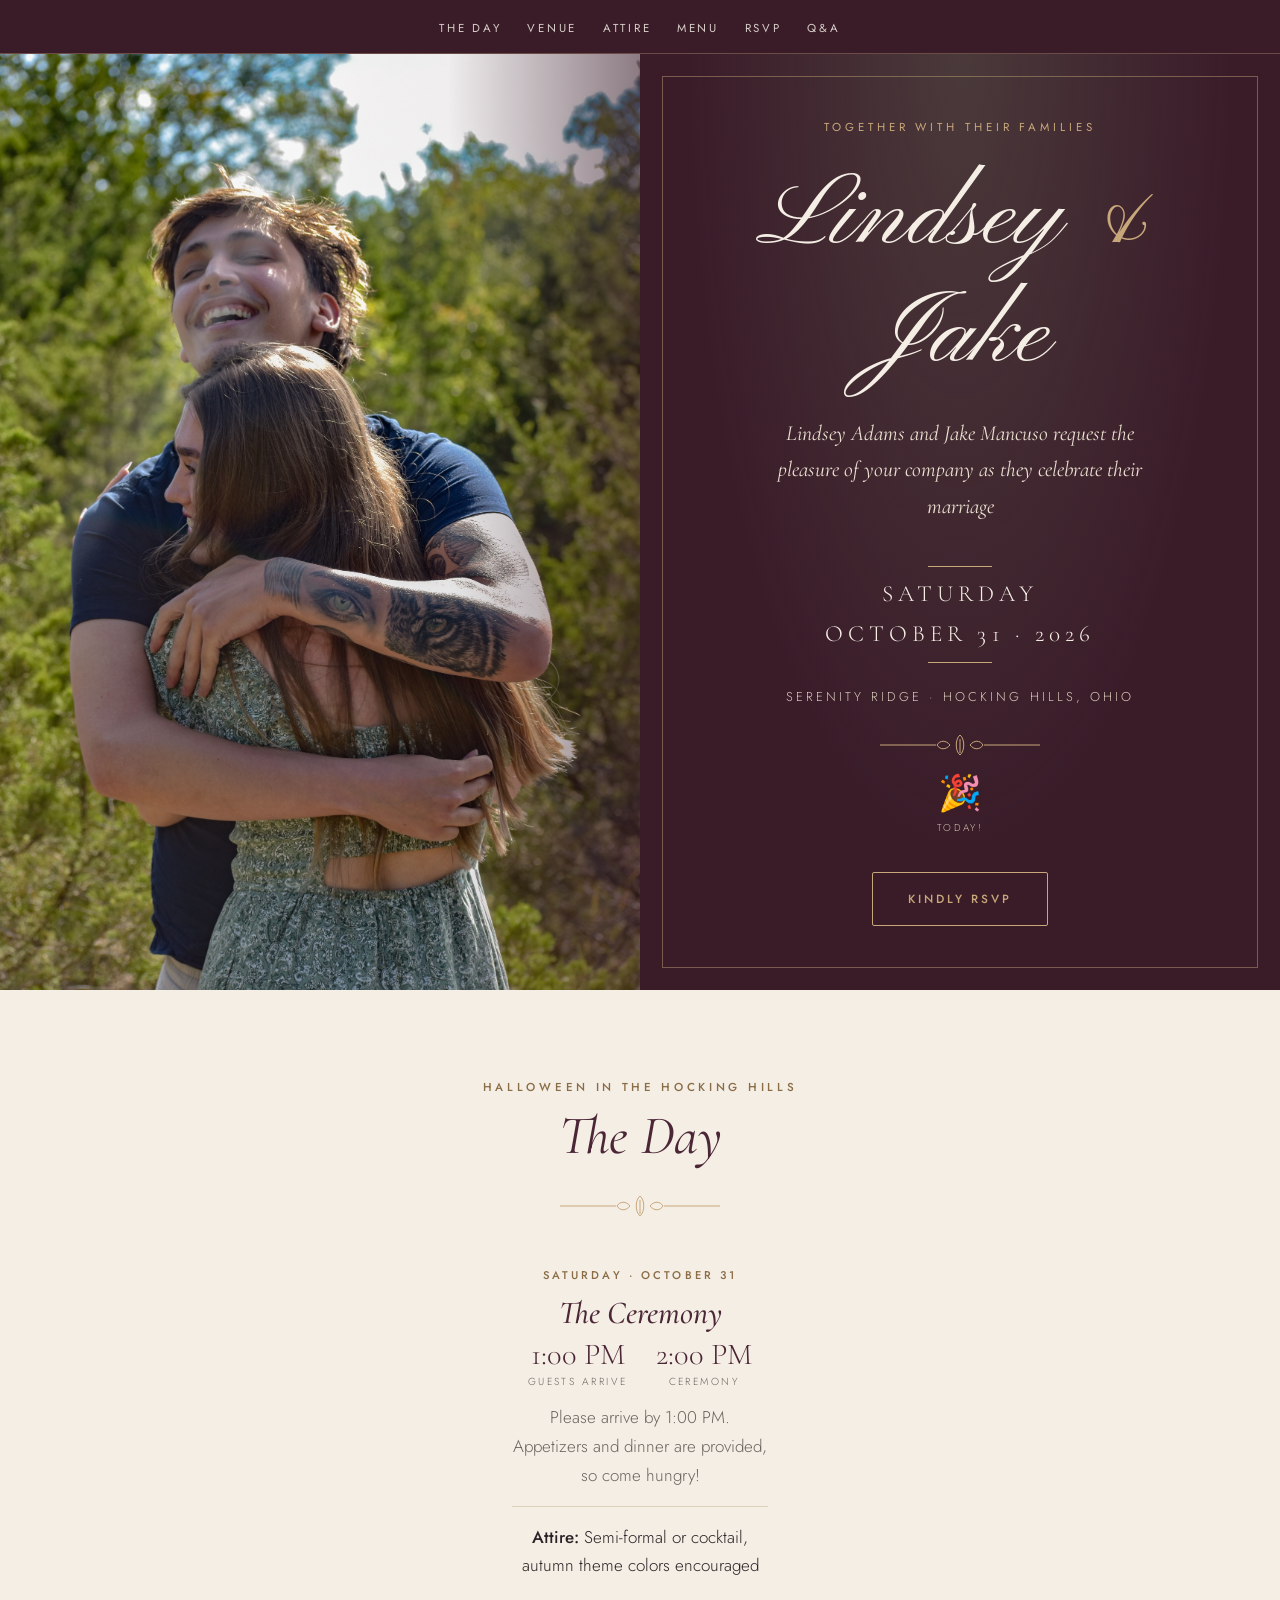
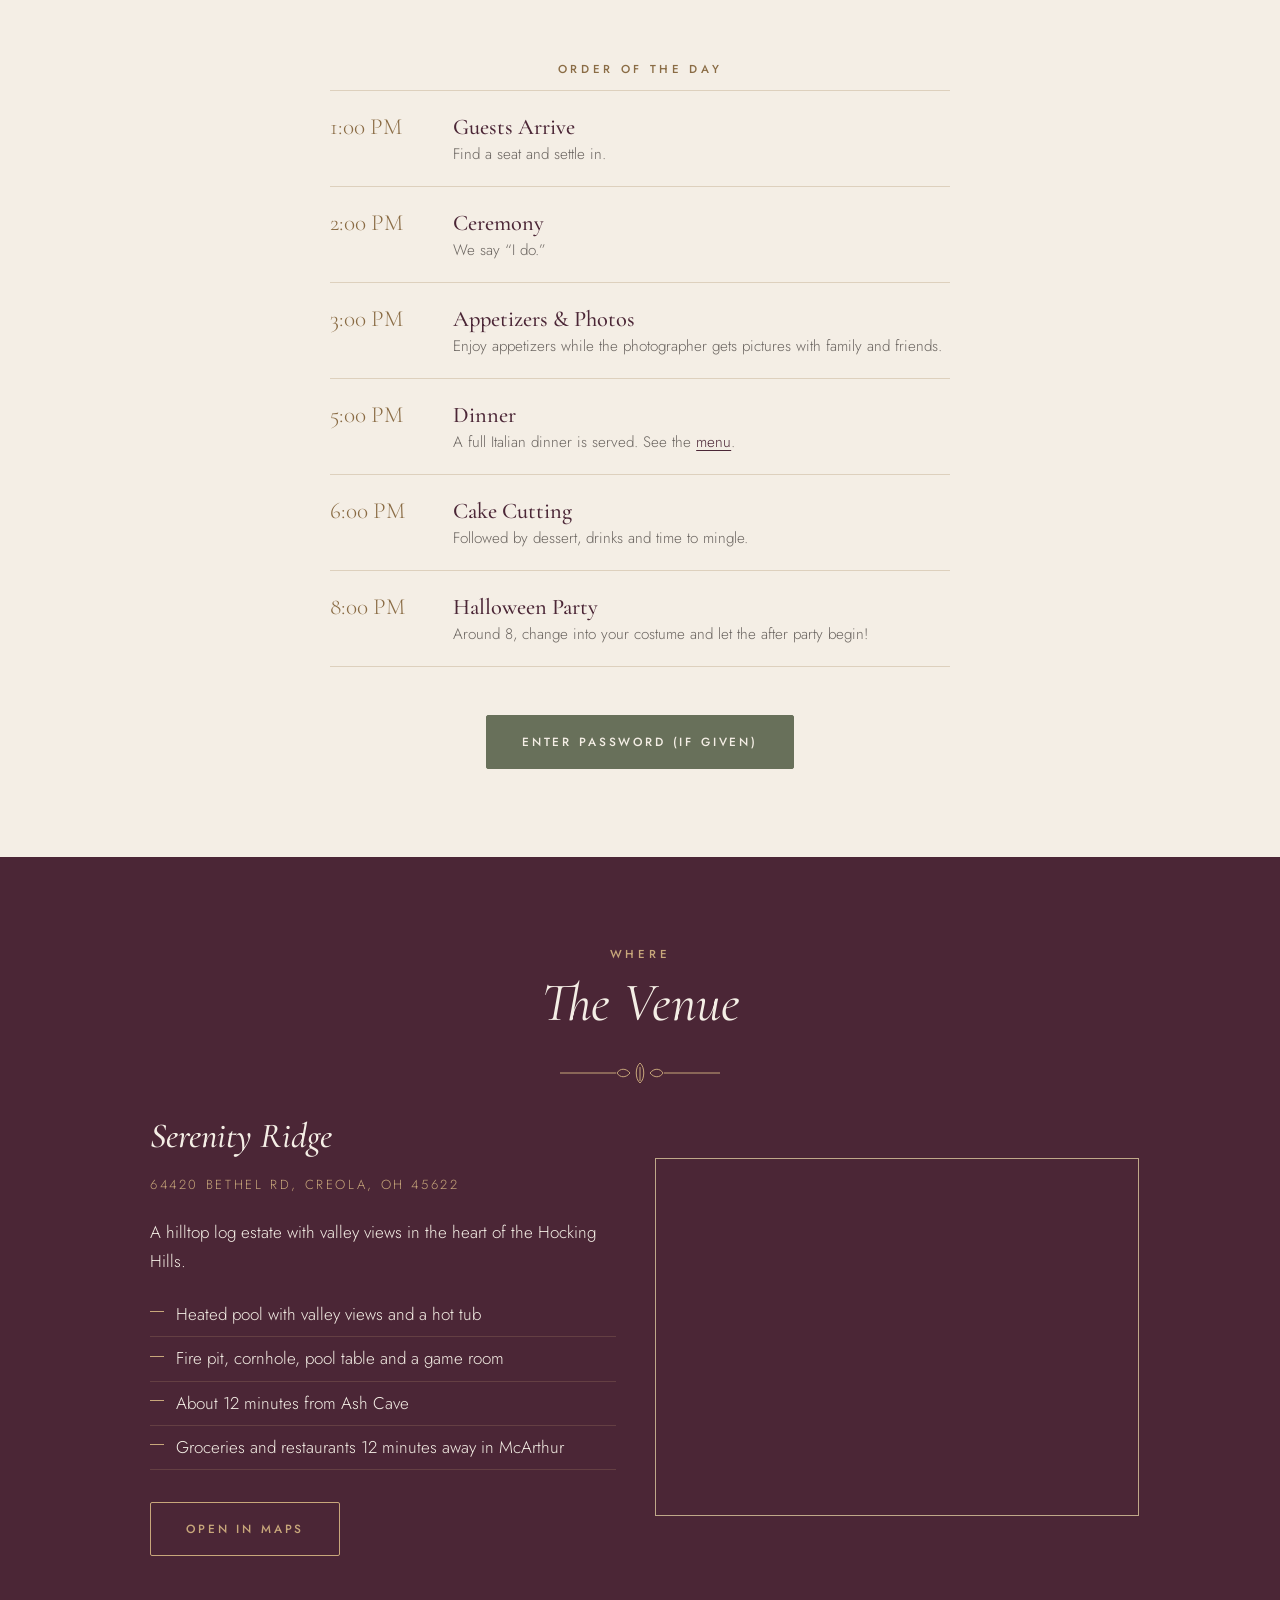
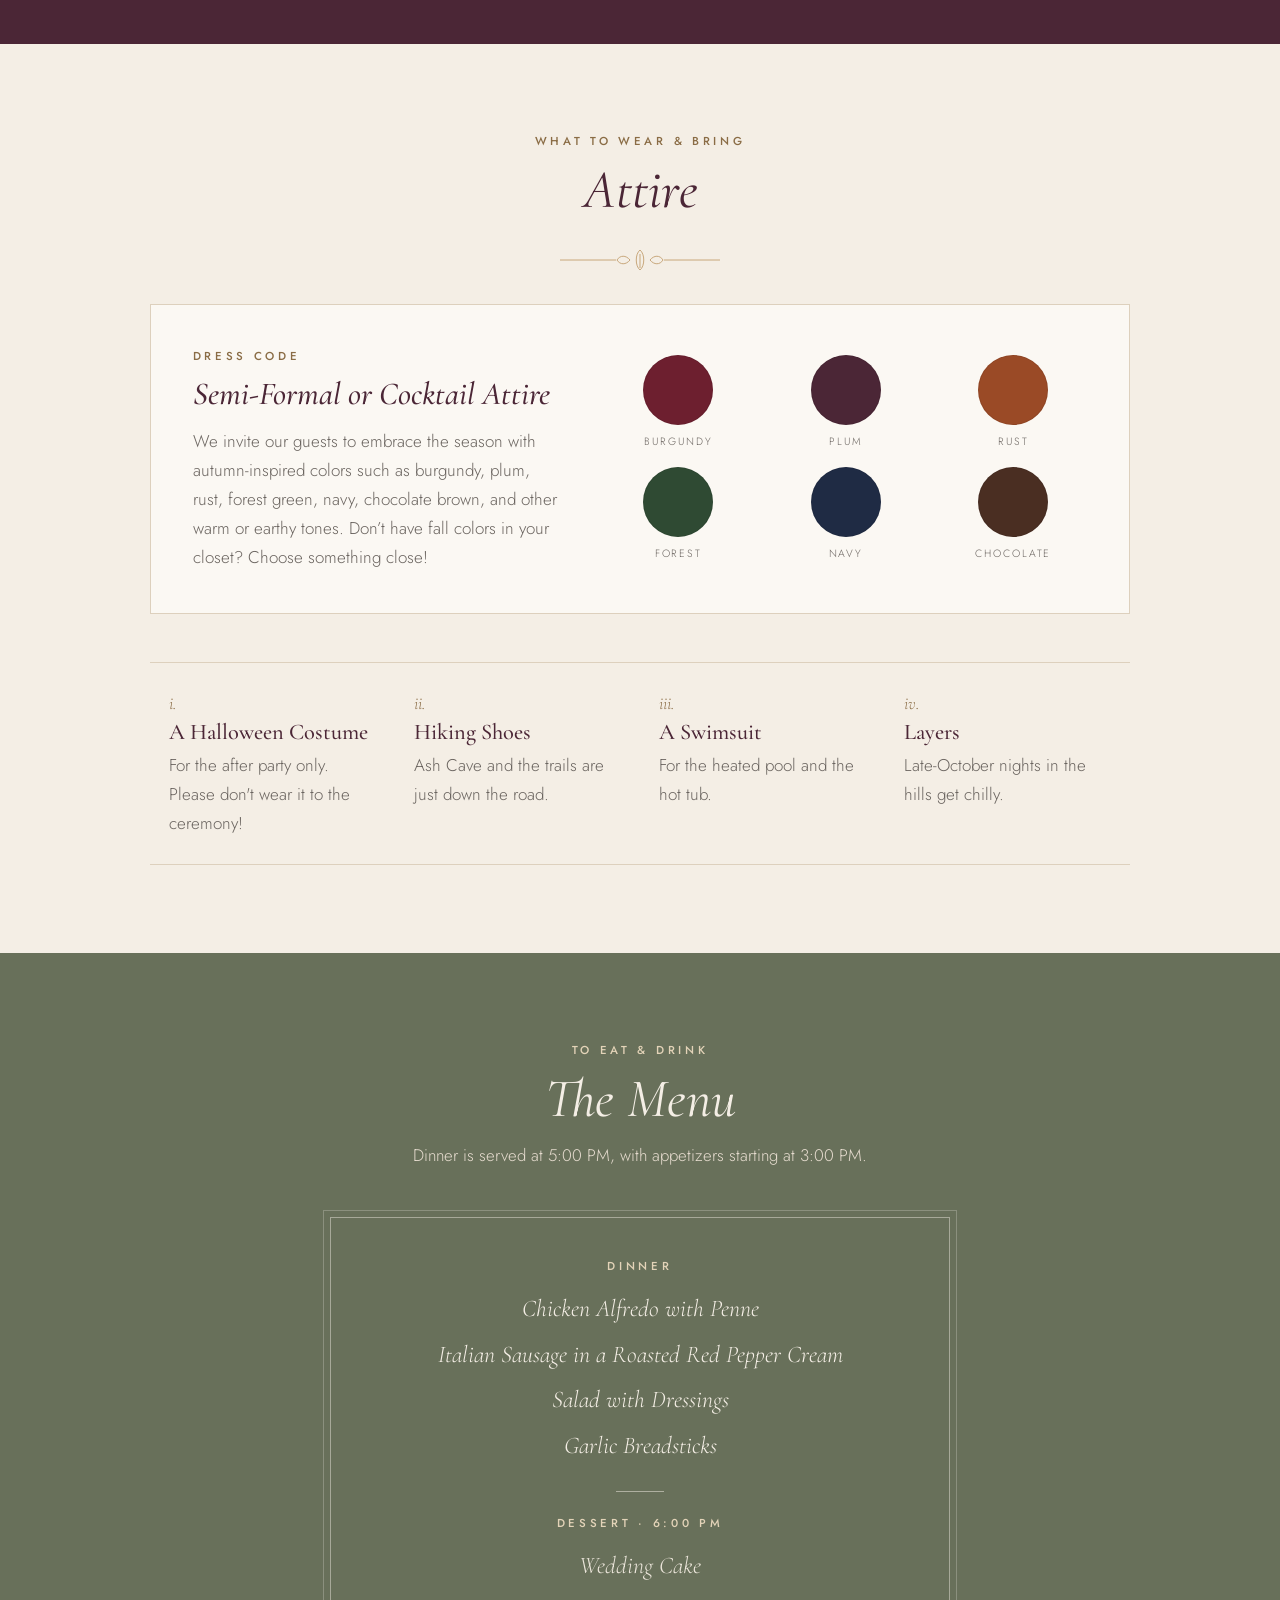
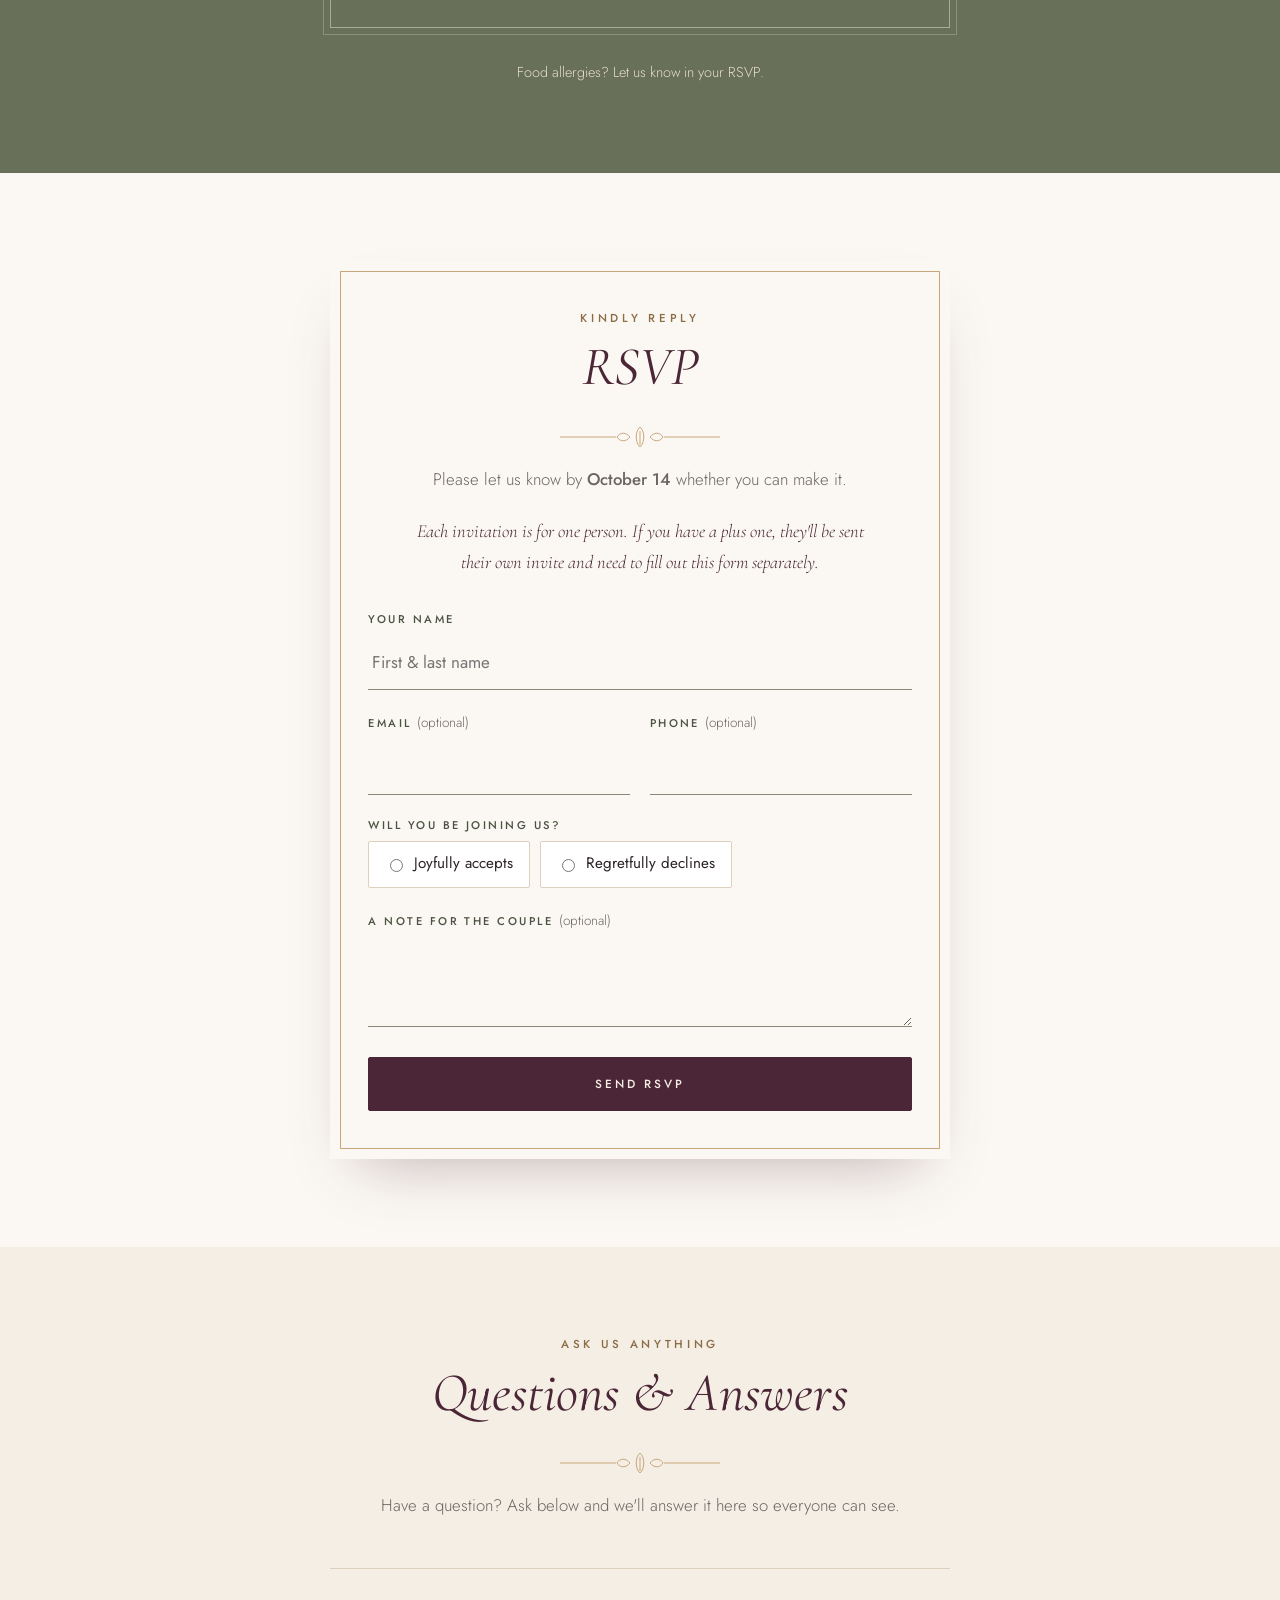
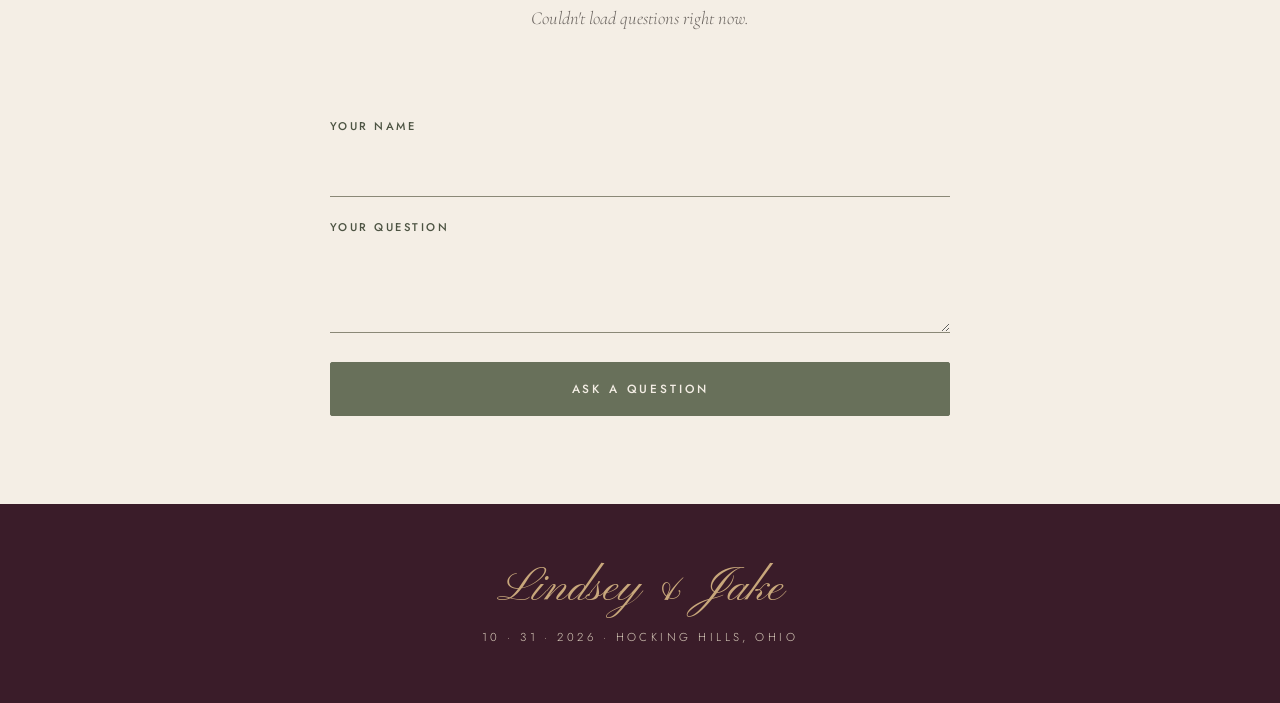
<file: index.html>
<!doctype html>
<html lang="en">
<head>
  <meta charset="utf-8">
  <meta name="viewport" content="width=device-width, initial-scale=1">
  <title>You're Invited! · Lindsey & Jake · October 31, 2026</title>
  <meta name="description" content="You're invited to celebrate the wedding of Lindsey Adams & Jake Mancuso, Saturday, October 31, 2026 in Hocking Hills, Ohio.">
  <meta property="og:title" content="You're Invited! 🍂 Lindsey & Jake are getting married">
  <meta property="og:description" content="Saturday, October 31, 2026 · Hocking Hills, Ohio. Please RSVP.">
  <meta property="og:image" content="https://jakecuso.github.io/Wedding/assets/couple.jpg">
  <meta property="og:type" content="website">
  <meta name="theme-color" content="#3a1c29">
  <link rel="icon" href="data:image/svg+xml,<svg xmlns='http://www.w3.org/2000/svg' viewBox='0 0 100 100'><circle cx='50' cy='50' r='50' fill='%234b2636'/><text x='50' y='64' font-family='Georgia' font-style='italic' font-size='40' fill='%23c8a77b' text-anchor='middle'>L&amp;J</text></svg>">
  <link rel="preconnect" href="https://fonts.googleapis.com">
  <link rel="preconnect" href="https://fonts.gstatic.com" crossorigin>
  <link href="https://fonts.googleapis.com/css2?family=Cormorant+Garamond:ital,wght@0,400;0,500;1,400;1,500&family=Jost:wght@300;400;500&family=Pinyon+Script&display=swap" rel="stylesheet">
  <link rel="stylesheet" href="style.css?v=12">
</head>
<body>

<nav>
  <ul>
    <li><a href="#details">The Day</a></li>
    <li><a href="#venue">Venue</a></li>
    <li><a href="#bring">Attire</a></li>
    <li><a href="#menu">Menu</a></li>
    <li><a href="#rsvp">RSVP</a></li>
    <li><a href="#questions">Q&amp;A</a></li>
  </ul>
</nav>

<header class="hero">
  <div class="hero-photo" role="img" aria-label="Lindsey and Jake hugging and laughing among the trees"></div>
  <div class="hero-text">
    <p class="eyebrow">Together with their families</p>
    <h1 class="script">Lindsey <span class="amp">&amp;</span> Jake</h1>
    <p class="invite-line">Lindsey Adams and Jake Mancuso request the pleasure of your company as they celebrate their marriage</p>
    <div class="date">Saturday<br>October 31 · 2026</div>
    <p class="place">Serenity Ridge · Hocking Hills, Ohio</p>
    <div class="orn" aria-hidden="true"></div>
    <div class="countdown" id="countdown" aria-live="off"></div>
    <a class="btn light" href="#rsvp">Kindly RSVP</a>
  </div>
</header>

<section id="details">
  <div class="wrap">
    <span class="kicker">Halloween in the Hocking Hills</span>
    <h2>The Day</h2>
    <div class="orn" aria-hidden="true"></div>
    <div class="timeline">
      <div class="card private hidden">
        <div class="day">Friday · October 30</div>
        <h3>Arrivals &amp; Welcome</h3>
        <p>Overnight guests start arriving at <strong>6:00 PM</strong>. Settle in by the fire pit, hot tub and pool.</p>
      </div>
      <div class="card main">
        <div class="day">Saturday · October 31</div>
        <h3>The Ceremony</h3>
        <div class="times">
          <div>1:00 PM<small>Guests arrive</small></div>
          <div><span data-bind="ceremonyTime">2:00 PM</span><small>Ceremony</small></div>
        </div>
        <p>Please arrive by 1:00 PM. Appetizers and dinner are provided, so come hungry!</p>
        <p class="attire"><strong>Attire:</strong> Semi-formal or cocktail, autumn theme colors encouraged</p>
      </div>
      <div class="card private hidden">
        <div class="day">Sunday · November 1</div>
        <h3>Farewell</h3>
        <p>Overnight guests head home. Everyone out by <strong>10:00 AM</strong>.</p>
      </div>
    </div>
    <div class="schedule">
      <span class="kicker">Order of the day</span>
      <ol>
        <li><time>1:00 PM</time><div><h3>Guests Arrive</h3><p>Find a seat and settle in.</p></div></li>
        <li><time>2:00 PM</time><div><h3>Ceremony</h3><p>We say “I do.”</p></div></li>
        <li><time>3:00 PM</time><div><h3>Appetizers &amp; Photos</h3><p>Enjoy appetizers while the photographer gets pictures with family and friends.</p></div></li>
        <li><time>5:00 PM</time><div><h3>Dinner</h3><p>A full Italian dinner is served. See the <a href="#menu">menu</a>.</p></div></li>
        <li><time>6:00 PM</time><div><h3>Cake Cutting</h3><p>Followed by dessert, drinks and time to mingle.</p></div></li>
        <li><time>8:00 PM</time><div><h3>Halloween Party</h3><p>Around 8, change into your costume and let the after party begin!</p></div></li>
      </ol>
    </div>
    <div class="pw-box" id="pwBox">
      <button class="btn moss" type="button" id="pwOpen">Enter Password (if given)</button>
      <form id="pwForm" class="hidden">
        <input type="password" id="pw" placeholder="Password" autocomplete="off" aria-label="Password">
        <button class="btn" type="submit">Unlock</button>
      </form>
      <div class="status hidden" id="pwStatus" role="status"></div>
    </div>
    <div class="private hidden unlocked-note">
      <span class="kicker">For our overnight guests</span>
      <h3>Stay the Weekend</h3>
      <p>You're invited for the whole weekend. Arrive Friday from 6:00 PM and stay through Sunday morning.</p>
      <p><strong>Friday night is BYOB</strong>, so bring your own drinks. We'll provide the alcohol on the wedding day.</p>
      <a class="btn light" href="stay.html">Overnight Guest Details</a>
    </div>
  </div>
</section>

<section id="venue" class="dark">
  <div class="wrap">
    <span class="kicker">Where</span>
    <h2>The Venue</h2>
    <div class="orn" aria-hidden="true"></div>
    <div class="venue">
      <div>
        <h3 data-bind="venueName">Serenity Ridge</h3>
        <p class="address" data-bind="venueAddress"></p>
        <p>A hilltop log estate with valley views in the heart of the Hocking Hills.</p>
        <ul>
          <li>Heated pool with valley views and a hot tub</li>
          <li>Fire pit, cornhole, pool table and a game room</li>
          <li>About 12 minutes from Ash Cave</li>
          <li>Groceries and restaurants 12 minutes away in McArthur</li>
        </ul>
        <a class="btn light" id="mapsLink" target="_blank" rel="noopener">Open in Maps</a>
      </div>
      <iframe id="mapFrame" loading="lazy" title="Map of the venue"></iframe>
    </div>
  </div>
</section>

<section id="bring">
  <div class="wrap">
    <span class="kicker">What to wear &amp; bring</span>
    <h2>Attire</h2>
    <div class="orn" aria-hidden="true"></div>
    <div class="feature">
      <div>
        <span class="kicker" style="text-align:left">Dress code</span>
        <h3>Semi-Formal or Cocktail Attire</h3>
        <p>We invite our guests to embrace the season with autumn-inspired colors such as burgundy, plum, rust, forest green, navy, chocolate brown, and other warm or earthy tones. Don’t have fall colors in your closet? Choose something close!</p>
      </div>
      <div class="swatches" aria-label="Suggested colors">
        <div class="swatch"><i style="background:#6d1f2f"></i>Burgundy</div>
        <div class="swatch"><i style="background:#4b2636"></i>Plum</div>
        <div class="swatch"><i style="background:#9a4a26"></i>Rust</div>
        <div class="swatch"><i style="background:#2f4a33"></i>Forest</div>
        <div class="swatch"><i style="background:#1f2b44"></i>Navy</div>
        <div class="swatch"><i style="background:#4a2e22"></i>Chocolate</div>
      </div>
    </div>
    <div class="pack">
      <div class="card"><div class="num">i.</div><h3>A Halloween Costume</h3><p>For the after party only. Please don't wear it to the ceremony!</p></div>
      <div class="card"><div class="num">ii.</div><h3>Hiking Shoes</h3><p>Ash Cave and the trails are just down the road.</p></div>
      <div class="card"><div class="num">iii.</div><h3>A Swimsuit</h3><p>For the heated pool and the hot tub.</p></div>
      <div class="card"><div class="num">iv.</div><h3>Layers</h3><p>Late-October nights in the hills get chilly.</p></div>
    </div>
  </div>
</section>

<section id="menu" class="moss">
  <div class="narrow">
    <span class="kicker">To eat &amp; drink</span>
    <h2>The Menu</h2>
    <p class="lead">Dinner is served at 5:00 PM, with appetizers starting at 3:00 PM.</p>
    <div class="coming-soon menu-card">
      <span class="kicker">Dinner</span>
      <ul class="menu-list">
        <li>Chicken Alfredo with Penne</li>
        <li>Italian Sausage in a Roasted Red Pepper Cream</li>
        <li>Salad with Dressings</li>
        <li>Garlic Breadsticks</li>
      </ul>
      <div class="menu-divider" aria-hidden="true"></div>
      <span class="kicker">Dessert · 6:00 PM</span>
      <p class="menu-item">Wedding Cake</p>
    </div>
    <p class="menu-note">Food allergies? Let us know in your RSVP.</p>
  </div>
</section>

<section id="rsvp" class="alt">
  <div class="narrow">
    <div class="invite-card">
      <span class="kicker">Kindly reply</span>
      <h2>RSVP</h2>
      <div class="orn" aria-hidden="true"></div>
      <p class="lead">Please let us know by <strong>October 14</strong> whether you can make it.</p>
      <p class="plusone">Each invitation is for one person. If you have a plus one, they'll be sent their own invite and need to fill out this form separately.</p>

      <form id="rsvpForm" novalidate>
        <input type="hidden" name="type" value="rsvp">
        <div>
          <label for="name">Your name</label>
          <input type="text" id="name" name="name" required autocomplete="name" placeholder="First & last name">
        </div>
        <div class="row">
          <div>
            <label for="email">Email <span class="hint">(optional)</span></label>
            <input type="email" id="email" name="email" autocomplete="email">
          </div>
          <div>
            <label for="phone">Phone <span class="hint">(optional)</span></label>
            <input type="tel" id="phone" name="phone" autocomplete="tel">
          </div>
        </div>

        <div>
          <label>Will you be joining us?</label>
          <div class="choices">
            <label><input type="radio" name="attending" value="Yes" required> Joyfully accepts</label>
            <label><input type="radio" name="attending" value="No"> Regretfully declines</label>
          </div>
        </div>

        <div id="yesFields" class="hidden">
          <div style="display:grid;gap:1.3rem">
            <input type="hidden" name="days" value="Saturday ceremony" class="public-only">
            <div class="private hidden">
              <label>Which days will you be there?</label>
              <div class="choices">
                <label><input type="checkbox" name="days" value="Friday evening (6 PM)" disabled> Fri, Oct 30 (from 6 PM)</label>
                <label><input type="checkbox" name="days" value="Saturday ceremony" checked disabled> Sat, Oct 31 (ceremony)</label>
              </div>
            </div>
            <div>
              <label for="dietary">Food allergies or dietary needs</label>
              <input type="text" id="dietary" name="dietary" placeholder="Optional">
            </div>
            <p class="hint private hidden" style="margin:0">Staying the night? Also confirm which nights on the <a href="stay.html#confirm">overnight guest page</a>.</p>
          </div>
        </div>

        <div>
          <label for="message">A note for the couple <span class="hint">(optional)</span></label>
          <textarea id="message" name="message"></textarea>
        </div>

        <button class="btn" type="submit">Send RSVP</button>
        <div class="status hidden" id="rsvpStatus" role="status"></div>
      </form>
    </div>
  </div>
</section>

<section id="questions">
  <div class="narrow">
    <span class="kicker">Ask us anything</span>
    <h2>Questions &amp; Answers</h2>
    <div class="orn" aria-hidden="true"></div>
    <p class="lead">Have a question? Ask below and we'll answer it here so everyone can see.</p>
    <div class="qa-list" id="qaList"><p class="empty">Loading questions…</p></div>

    <form id="questionForm" novalidate>
      <input type="hidden" name="type" value="question">
      <div>
        <label for="qName">Your name</label>
        <input type="text" id="qName" name="name" required>
      </div>
      <div>
        <label for="qText">Your question</label>
        <textarea id="qText" name="question" required></textarea>
      </div>
      <button class="btn moss" type="submit">Ask a Question</button>
      <div class="status hidden" id="qStatus" role="status"></div>
    </form>
  </div>
</section>

<footer>
  <div class="script">Lindsey &amp; Jake</div>
  <p>10 · 31 · 2026 · Hocking Hills, Ohio</p>
</footer>

<script src="config.js?v=12"></script>
<script src="app.js?v=12"></script>
</body>
</html>
</file>
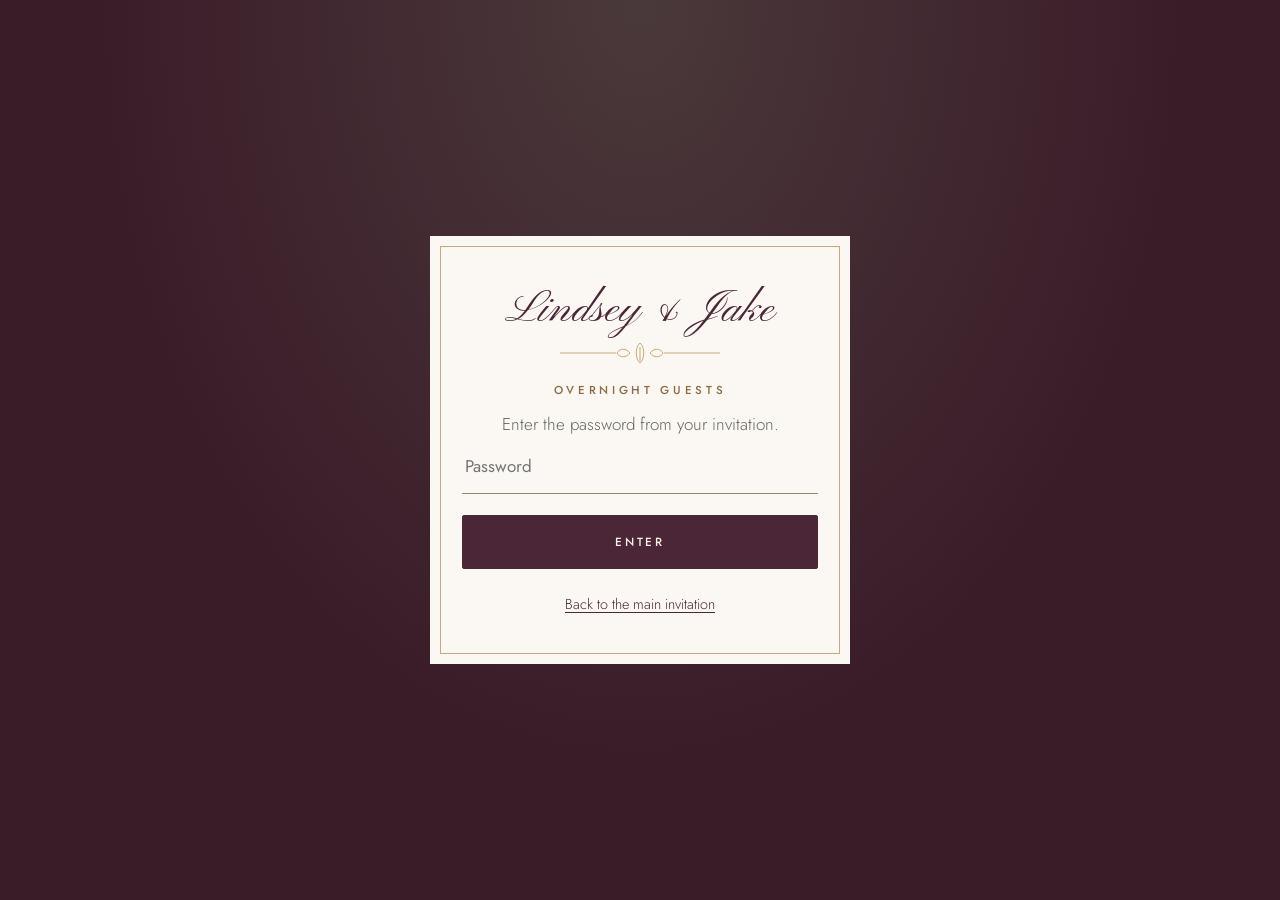
<file: stay.html>
<!doctype html>
<html lang="en">
<head>
  <meta charset="utf-8">
  <meta name="viewport" content="width=device-width, initial-scale=1">
  <title>Overnight Guests · Lindsey & Jake</title>
  <meta name="robots" content="noindex, nofollow">
  <meta property="og:title" content="You're invited to stay the weekend 🍂">
  <meta property="og:description" content="Overnight guest info for Lindsey & Jake's wedding weekend.">
  <meta property="og:image" content="https://jakecuso.github.io/Wedding/assets/couple.jpg">
  <meta name="theme-color" content="#3a1c29">
  <link rel="icon" href="data:image/svg+xml,<svg xmlns='http://www.w3.org/2000/svg' viewBox='0 0 100 100'><circle cx='50' cy='50' r='50' fill='%234b2636'/><text x='50' y='64' font-family='Georgia' font-style='italic' font-size='40' fill='%23c8a77b' text-anchor='middle'>L&amp;J</text></svg>">
  <link rel="preconnect" href="https://fonts.googleapis.com">
  <link rel="preconnect" href="https://fonts.gstatic.com" crossorigin>
  <link href="https://fonts.googleapis.com/css2?family=Cormorant+Garamond:ital,wght@0,400;0,500;1,400;1,500&family=Jost:wght@300;400;500&family=Pinyon+Script&display=swap" rel="stylesheet">
  <link rel="stylesheet" href="style.css?v=12">
</head>
<body>

<div class="gate" id="gate">
  <div class="card">
    <div class="script" style="font-size:2.8rem;color:var(--plum);line-height:1.2">Lindsey &amp; Jake</div>
    <div class="orn" aria-hidden="true" style="margin-bottom:1rem"></div>
    <span class="kicker">Overnight guests</span>
    <p style="color:var(--muted)">Enter the password from your invitation.</p>
    <form id="gateForm">
      <input type="password" id="code" placeholder="Password" autocomplete="off" aria-label="Password">
      <button class="btn" type="submit">Enter</button>
      <div class="status hidden" id="gateStatus" role="status"></div>
    </form>
    <p style="margin-top:1.4rem;font-size:.9rem"><a href="./">Back to the main invitation</a></p>
  </div>
</div>

<div id="stayContent" class="hidden">
  <nav>
    <ul>
      <li><a href="./">Main Invite</a></li>
      <li><a href="#info">Stay Info</a></li>
      <li><a href="#pack">Packing</a></li>
      <li><a href="#confirm">Confirm</a></li>
    </ul>
  </nav>

  <header class="hero" style="min-height:76vh">
    <div class="hero-photo"></div>
    <div class="hero-text">
      <p class="eyebrow">You're invited to stay the weekend</p>
      <h1 class="script">Stay With Us</h1>
      <p class="invite-line">We'd love for you to spend Halloween weekend with us at Serenity Ridge.</p>
      <div class="date">Oct 30 – Nov 1</div>
      <div class="orn" aria-hidden="true"></div>
      <a class="btn light" href="#confirm">Confirm Your Stay</a>
    </div>
  </header>

  <section id="info">
    <div class="wrap">
      <span class="kicker">The weekend</span>
      <h2>Stay Details</h2>
      <div class="orn" aria-hidden="true"></div>
      <div class="timeline">
        <div class="card">
          <div class="day">Check-in</div>
          <h3>Friday, 6:00 PM</h3>
          <p>Come settle in and grab a spot by the fire.</p>
        </div>
        <div class="card main">
          <div class="day">The Address</div>
          <h3 data-bind="venueName">Serenity Ridge</h3>
          <p data-bind="venueAddress"></p>
        </div>
        <div class="card">
          <div class="day">Check-out</div>
          <h3>Sunday, by 10:00 AM</h3>
          <p>Please help us tidy up before heading out.</p>
        </div>
      </div>
    </div>
  </section>

  <section id="good" class="dark">
    <div class="narrow">
      <span class="kicker">Good to know</span>
      <h2>Before You Come</h2>
      <div class="orn" aria-hidden="true"></div>
      <div class="venue" style="display:block">
        <ul>
          <li><strong>Friday night is BYOB.</strong> Bring any alcohol or drinks you want for Friday. We'll provide the alcohol on the wedding day (Saturday).</li>
          <li>The house has 6 bedrooms and 14 beds. Beds are shared and assigned by us, so an air mattress or sleeping bag is a great backup.</li>
          <li>The heated pool, hot tub, fire pit, pool table, poker room and game room are all yours for the weekend.</li>
          <li>There's a Ring doorbell camera at the front entrance.</li>
          <li>The nearest groceries are about 12 minutes away in McArthur. Grab anything you need on the way in.</li>
          <li>We'll text the door code and parking details the week of the wedding.</li>
        </ul>
      </div>
    </div>
  </section>

  <section id="pack">
    <div class="wrap">
      <span class="kicker">What to pack</span>
      <h2>Packing List</h2>
      <div class="orn" aria-hidden="true"></div>
      <div class="feature">
        <div>
          <span class="kicker" style="text-align:left">Dress code</span>
          <h3>Semi-Formal or Cocktail Attire</h3>
          <p>We invite our guests to embrace the season with autumn-inspired colors such as burgundy, plum, rust, forest green, navy, chocolate brown, and other warm or earthy tones. Don’t have fall colors in your closet? Choose something close!</p>
        </div>
        <div class="swatches" aria-label="Suggested colors">
          <div class="swatch"><i style="background:#6d1f2f"></i>Burgundy</div>
          <div class="swatch"><i style="background:#4b2636"></i>Plum</div>
          <div class="swatch"><i style="background:#9a4a26"></i>Rust</div>
          <div class="swatch"><i style="background:#2f4a33"></i>Forest</div>
          <div class="swatch"><i style="background:#1f2b44"></i>Navy</div>
          <div class="swatch"><i style="background:#4a2e22"></i>Chocolate</div>
        </div>
      </div>
      <div class="pack">
        <div class="card"><div class="num">i.</div><h3>Drinks for Friday</h3><p>Friday night is BYOB. We've got the alcohol covered on the wedding day.</p></div>
        <div class="card"><div class="num">ii.</div><h3>Halloween Costume</h3><p>For the after party, not the ceremony!</p></div>
        <div class="card"><div class="num">iii.</div><h3>Hiking Shoes</h3><p>Ash Cave is 12 minutes away.</p></div>
        <div class="card"><div class="num">iv.</div><h3>Swimsuit</h3><p>Heated pool and hot tub.</p></div>
        <div class="card"><div class="num">v.</div><h3>Overnight Bag</h3><p>Toiletries, pajamas, towel, phone charger and any medications.</p></div>
        <div class="card"><div class="num">vi.</div><h3>Pillow &amp; Blanket</h3><p>Optional, but nice for cozy nights.</p></div>
        <div class="card"><div class="num">vii.</div><h3>Warm Layers</h3><p>For chilly nights around the fire.</p></div>
      </div>
    </div>
  </section>

  <section id="confirm" class="alt">
    <div class="narrow">
      <div class="invite-card">
        <span class="kicker">Kindly reply</span>
        <h2>Confirm Your Stay</h2>
        <div class="orn" aria-hidden="true"></div>
        <p class="lead">Beds are limited, so please let us know by <strong>October 14</strong> whether you'll be staying. Please RSVP on the <a href="./#rsvp">main invitation</a> too.</p>
        <p class="plusone">If you have a plus one, they'll fill out this form separately.</p>
        <form id="stayForm" novalidate>
          <input type="hidden" name="type" value="overnight">
          <div>
            <label for="sName">Your name</label>
            <input type="text" id="sName" name="name" required>
          </div>
          <div>
            <label>Will you be spending the night?</label>
            <div class="choices">
              <label><input type="radio" name="staying" value="Yes" required> Yes, count me in</label>
              <label><input type="radio" name="staying" value="No"> No, day only</label>
            </div>
          </div>
          <div id="nightFields" class="hidden" style="display:grid;gap:1.3rem">
            <div>
              <label>Which nights?</label>
              <div class="choices">
                <label><input type="checkbox" name="nights" value="Friday night"> Friday, Oct 30</label>
                <label><input type="checkbox" name="nights" value="Saturday night"> Saturday, Oct 31</label>
              </div>
            </div>
            <div>
              <label for="sNotes">Anything we should know? <span class="hint">(sharing a bed, bringing an air mattress, etc.)</span></label>
              <textarea id="sNotes" name="message"></textarea>
            </div>
          </div>
          <button class="btn" type="submit">Confirm</button>
          <div class="status hidden" id="stayStatus" role="status"></div>
        </form>
      </div>
    </div>
  </section>

  <footer>
    <div class="script">Lindsey &amp; Jake</div>
    <p>10 · 31 · 2026 · Hocking Hills, Ohio</p>
  </footer>
</div>

<script src="config.js?v=12"></script>
<script src="app.js?v=12"></script>
</body>
</html>
</file>
<file: style.css>
/* Plum + Moss + Champagne + Ivory */
:root {
  --plum: #4b2636;
  --plum-deep: #3a1c29;
  --moss: #68705a;
  --moss-deep: #4c5342;
  --taupe: #8a8877;
  --champagne: #c8a77b;
  --champagne-ink: #8a6c45;   /* champagne dark enough to read on ivory */
  --ivory: #f4eee5;
  --paper: #fbf8f3;
  --ink: #2b2226;
  --muted: #6b6560;
  --line: #ddd0bd;
  --serif: "Cormorant Garamond", Georgia, serif;
  --sans: "Jost", "Helvetica Neue", Arial, sans-serif;
  --script: "Pinyon Script", cursive;
  /* botanical sprig ornament */
  --sprig: url("data:image/svg+xml,%3Csvg xmlns='http://www.w3.org/2000/svg' viewBox='0 0 160 24'%3E%3Cg fill='none' stroke='%23C8A77B' stroke-width='1'%3E%3Cpath d='M0 12h56M104 12h56'/%3E%3Cpath d='M80 2c-5 4-5 16 0 20c5-4 5-16 0-20z'/%3E%3Cpath d='M80 6v14'/%3E%3Cpath d='M70 12c-4-5-10-5-13 0c3 5 9 5 13 0zM90 12c4-5 10-5 13 0c-3 5-9 5-13 0z'/%3E%3C/g%3E%3C/svg%3E");
}

* { box-sizing: border-box; }
html { scroll-behavior: smooth; }
body {
  margin: 0;
  background: var(--ivory);
  color: var(--ink);
  font-family: var(--sans);
  font-weight: 300;
  font-size: 17px;
  line-height: 1.7;
  -webkit-font-smoothing: antialiased;
}
img { max-width: 100%; display: block; }
a { color: var(--plum); text-underline-offset: 3px; }
strong { font-weight: 500; }

h1, h2, h3 { font-family: var(--serif); font-weight: 500; line-height: 1.1; margin: 0 0 .5em; }
h2 { font-size: clamp(2.4rem, 6vw, 3.4rem); font-style: italic; font-weight: 400; color: var(--plum); text-align: center; }
h3 { font-size: 1.55rem; color: var(--plum); }
.script { font-family: var(--script); font-weight: 400; }
.kicker {
  display: block; text-align: center; font-size: .72rem; font-weight: 500;
  letter-spacing: .32em; text-transform: uppercase; color: var(--champagne-ink); margin-bottom: .6rem;
}
.orn { height: 24px; width: 160px; margin: .2rem auto 2rem; background: var(--sprig) center / contain no-repeat; }

/* ---------- nav ---------- */
nav { position: sticky; top: 0; z-index: 10; background: var(--plum-deep); border-bottom: 1px solid rgba(200,167,123,.35); }
nav ul {
  list-style: none; margin: 0 auto; padding: .75rem 1rem;
  display: flex; gap: 1.6rem; justify-content: center; flex-wrap: wrap; max-width: 960px;
}
nav a { color: var(--ivory); text-decoration: none; font-size: .72rem; font-weight: 400; letter-spacing: .24em; text-transform: uppercase; opacity: .85; }
nav a:hover { color: var(--champagne); opacity: 1; }

/* ---------- hero ---------- */
.hero { display: grid; grid-template-columns: 1fr 1fr; min-height: 94vh; background: var(--plum-deep); color: var(--ivory); }
.hero-photo { background: url("assets/couple.jpg") center 30% / cover no-repeat; min-height: 60vh; position: relative; }
.hero-photo::after { content: ""; position: absolute; inset: 0; background: linear-gradient(90deg, transparent 70%, rgba(58,28,41,.55)); }
.hero-text {
  position: relative; display: flex; flex-direction: column; justify-content: center; align-items: center; text-align: center;
  padding: 4rem 2rem;
  background: radial-gradient(ellipse at 50% 0%, rgba(104,112,90,.35), transparent 60%), var(--plum-deep);
}
.hero-text::before { /* inset champagne frame, like a printed invitation */
  content: ""; position: absolute; inset: 1.4rem; border: 1px solid rgba(200,167,123,.45); pointer-events: none;
}
.eyebrow { letter-spacing: .34em; text-transform: uppercase; font-size: .72rem; font-weight: 400; color: var(--champagne); margin: 0 0 1.4rem; }
.hero h1 { font-size: clamp(3.6rem, 9vw, 6.4rem); margin: 0; color: var(--ivory); line-height: 1.15; }
.hero .amp { color: var(--champagne); }
.hero .invite-line { font-family: var(--serif); font-size: 1.35rem; font-style: italic; font-weight: 400; max-width: 25rem; margin: 1.2rem 0 1.6rem; color: #eadfd1; }
.hero .date { font-family: var(--serif); font-size: 1.45rem; letter-spacing: .22em; text-transform: uppercase; padding: .5rem 0; margin: 0 0 .4rem; }
.hero .date::before, .hero .date::after { content: ""; display: block; width: 64px; height: 1px; background: var(--champagne); margin: .5rem auto; }
.hero .place { margin: 0; font-size: .8rem; letter-spacing: .24em; text-transform: uppercase; color: #d9ccbb; }
.hero .orn { margin: 1.6rem auto 1.2rem; }
.countdown { display: flex; gap: 1.8rem; margin: 0 0 2rem; }
.countdown div { text-align: center; }
.countdown b { display: block; font-family: var(--serif); font-weight: 400; font-size: 2.2rem; line-height: 1; color: var(--champagne); }
.countdown span { font-size: .62rem; letter-spacing: .24em; text-transform: uppercase; color: #cbbfae; }

/* ---------- buttons ---------- */
.btn {
  display: inline-block; cursor: pointer; font: inherit; font-weight: 500;
  letter-spacing: .24em; text-transform: uppercase; font-size: .74rem;
  padding: 1rem 2.2rem; border-radius: 2px; text-decoration: none; text-align: center;
  background: var(--plum); color: var(--ivory); border: 1px solid var(--plum);
  transition: background .25s, color .25s, border-color .25s;
}
.btn:hover { background: var(--plum-deep); border-color: var(--plum-deep); }
.btn:disabled { opacity: .6; cursor: wait; }
.btn.light { background: transparent; color: var(--champagne); border-color: var(--champagne); }
.btn.light:hover { background: var(--champagne); color: var(--plum-deep); }
.btn.green, .btn.moss { background: var(--moss); border-color: var(--moss); color: var(--ivory); }
.btn.green:hover, .btn.moss:hover { background: var(--moss-deep); border-color: var(--moss-deep); }
.btn.ghost { background: transparent; color: var(--plum); border-color: var(--line); }
.btn.ghost:hover { border-color: var(--plum); }

/* ---------- sections ---------- */
section { padding: 5.5rem 1.25rem; }
section.alt { background: var(--paper); }
section.dark { background: var(--plum); color: var(--ivory); }
section.dark h2, section.dark h3 { color: var(--ivory); }
section.dark .kicker { color: var(--champagne); }
section.moss { background: var(--moss); color: var(--ivory); }
section.moss h2, section.moss h3 { color: var(--ivory); }
section.moss .kicker { color: #e3d3b8; }
.wrap { max-width: 980px; margin: 0 auto; }
.narrow { max-width: 620px; margin: 0 auto; }
.lead { text-align: center; color: var(--muted); max-width: 34rem; margin: -1rem auto 3rem; font-size: 1.05rem; }
section.dark .lead, section.moss .lead { color: #e6dccf; }

/* ---------- the day ---------- */
.timeline { display: flex; flex-wrap: wrap; justify-content: center; gap: 0; }
.timeline .card {
  flex: 1 1 260px; max-width: 320px; text-align: center; padding: 1rem 2rem 1.5rem;
  background: none; border: 0; box-shadow: none;
}
.timeline .card:not(.hidden) + .card:not(.hidden) { border-left: 1px solid var(--line); }
.card .day { font-size: .7rem; letter-spacing: .28em; text-transform: uppercase; color: var(--champagne-ink); font-weight: 500; margin-bottom: .6rem; }
.card h3 { margin: 0 0 .6rem; }
.card p { margin: 0; color: var(--muted); }
.timeline .card.main h3 { font-size: 2rem; font-style: italic; }
.times { display: flex; justify-content: center; gap: 1.8rem; margin: .4rem 0 1rem; }
.times div { font-family: var(--serif); font-size: 1.9rem; color: var(--plum); line-height: 1; }
.times small { display: block; font-family: var(--sans); font-size: .64rem; letter-spacing: .24em; text-transform: uppercase; color: var(--muted); margin-top: .4rem; }
.card p.attire { margin-top: 1rem; padding-top: 1rem; border-top: 1px solid var(--line); color: var(--ink); }

.pw-box { text-align: center; margin-top: 3rem; display: grid; gap: .9rem; justify-items: center; }
.pw-box form { display: flex; gap: .6rem; flex-wrap: wrap; justify-content: center; }
.pw-box input { max-width: 220px; }
.unlocked-note {
  max-width: 560px; margin: 3rem auto 0; text-align: center; padding: 2rem 1.6rem;
  background: var(--plum); color: var(--ivory); outline: 1px solid var(--champagne); outline-offset: -10px;
}
.unlocked-note .kicker { color: var(--champagne); }
.unlocked-note p { margin: 0 0 1rem; color: #eadfd1; }
.unlocked-note h3 { color: var(--ivory); font-style: italic; font-size: 1.9rem; }

/* ---------- venue ---------- */
.venue { display: grid; grid-template-columns: 1fr 1fr; gap: 3rem; align-items: center; }
.venue h3 { font-size: 2.2rem; font-style: italic; }
.venue .address { font-size: .82rem; letter-spacing: .2em; text-transform: uppercase; color: var(--champagne); margin: 0 0 1.4rem; }
.venue ul { list-style: none; padding: 0; margin: 1rem 0 2rem; }
.venue li { padding: .45rem 0 .45rem 1.6rem; position: relative; border-bottom: 1px solid rgba(200,167,123,.2); }
.venue li::before { content: ""; position: absolute; left: 0; top: 1.15rem; width: .9rem; height: 1px; background: var(--champagne); }
.venue iframe { width: 100%; height: 340px; border: 0; outline: 1px solid var(--champagne); outline-offset: 8px; filter: saturate(.7); }

/* ---------- what to bring ---------- */
.feature {
  display: grid; grid-template-columns: 1fr 1.3fr; gap: 2.5rem; align-items: center;
  background: var(--paper); padding: 2.6rem; border: 1px solid var(--line); margin-bottom: 3rem;
}
.feature h3 { font-size: 2rem; font-style: italic; }
.feature p { margin: 0; color: var(--muted); }
.swatches { display: grid; grid-template-columns: repeat(3, 1fr); gap: 1rem 1.2rem; }
.swatch { text-align: center; font-size: .66rem; letter-spacing: .18em; text-transform: uppercase; color: var(--muted); }
.swatch i { display: block; aspect-ratio: 1; border-radius: 50%; margin: 0 auto .5rem; width: 100%; max-width: 70px; box-shadow: inset 0 0 0 1px rgba(0,0,0,.08); }
.pack { display: grid; grid-template-columns: repeat(auto-fit, minmax(200px, 1fr)); gap: 0; border-top: 1px solid var(--line); }
.pack .card { background: none; border: 0; border-bottom: 1px solid var(--line); padding: 1.6rem 1.2rem; box-shadow: none; }
.pack .num { font-family: var(--serif); font-style: italic; font-size: 1.1rem; color: var(--champagne-ink); }
.pack h3 { font-size: 1.4rem; margin: .1rem 0 .4rem; }

/* ---------- menu ---------- */
.coming-soon { text-align: center; padding: 2.4rem 1.6rem; border: 1px solid rgba(244,238,229,.45); outline: 1px solid rgba(244,238,229,.25); outline-offset: 6px; }
.coming-soon h3 { font-size: 2.2rem; font-style: italic; }
.coming-soon p { margin: 0; color: #ebe5da; }

/* ---------- RSVP card ---------- */
.invite-card {
  background: var(--paper); padding: 3rem 2.4rem; position: relative;
  box-shadow: 0 30px 60px -30px rgba(75,38,54,.35);
}
.invite-card::before { content: ""; position: absolute; inset: 10px; border: 1px solid var(--champagne); pointer-events: none; }
.invite-card > * { position: relative; }
.invite-card .lead { margin: -1rem auto 1.4rem; }
.plusone { text-align: center; font-family: var(--serif); font-style: italic; font-size: 1.15rem; color: var(--plum); margin: 0 auto 2rem; max-width: 30rem; }

/* ---------- forms ---------- */
form { display: grid; gap: 1.3rem; }
label { font-weight: 500; font-size: .7rem; letter-spacing: .22em; text-transform: uppercase; color: var(--moss-deep); display: block; margin-bottom: .35rem; }
.hint { font-weight: 300; letter-spacing: 0; text-transform: none; color: var(--muted); font-size: .85rem; }
input[type=text], input[type=email], input[type=tel], input[type=number], input[type=password], textarea, select {
  width: 100%; font: inherit; font-weight: 400; padding: .8rem .2rem;
  border: 0; border-bottom: 1px solid var(--taupe); border-radius: 0; background: transparent; color: var(--ink);
}
input:focus, textarea:focus, select:focus { outline: none; border-bottom-color: var(--plum); box-shadow: 0 1px 0 var(--plum); }
textarea { min-height: 90px; resize: vertical; }
.row { display: grid; grid-template-columns: 1fr 1fr; gap: 1.2rem; }
.choices { display: flex; gap: .6rem; flex-wrap: wrap; }
.choices label {
  font-size: .95rem; font-weight: 400; letter-spacing: 0; text-transform: none; color: var(--ink);
  margin: 0; cursor: pointer; border: 1px solid var(--line); background: #fff; border-radius: 2px; padding: .6rem 1rem;
  display: flex; gap: .5rem; align-items: center;
}
.choices input { accent-color: var(--plum); }
.choices label:has(input:checked) { border-color: var(--plum); background: #f1e8ec; }
.hidden { display: none !important; }
.status { text-align: center; padding: 1rem; font-size: .95rem; }
.status.ok { background: #e8eae2; color: var(--moss-deep); }
.status.err { background: #f3e4e8; color: var(--plum); }

/* ---------- Q&A ---------- */
.qa-list { display: grid; gap: 0; margin-bottom: 3rem; border-top: 1px solid var(--line); }
.qa { padding: 1.3rem 0; border-bottom: 1px solid var(--line); }
.qa .q { font-family: var(--serif); font-size: 1.3rem; font-style: italic; color: var(--plum); }
.qa .q small { font-family: var(--sans); font-style: normal; font-size: .75rem; letter-spacing: .1em; color: var(--muted); }
.qa .a { margin-top: .4rem; color: var(--ink); }
.qa .a::before { content: "Lindsey & Jake — "; font-weight: 500; color: var(--moss-deep); }
.empty { text-align: center; color: var(--muted); font-family: var(--serif); font-style: italic; font-size: 1.15rem; padding: 1rem 0; }

footer { background: var(--plum-deep); color: #d9ccbb; text-align: center; padding: 3.5rem 1rem; }
footer .script { font-size: 3rem; color: var(--champagne); line-height: 1.2; }
footer p { font-size: .72rem; letter-spacing: .3em; text-transform: uppercase; margin: .6rem 0 0; }

/* ---------- overnight gate ---------- */
.gate { min-height: 100vh; display: grid; place-items: center; padding: 1.5rem;
  background: radial-gradient(ellipse at 50% 0%, rgba(104,112,90,.35), transparent 60%), var(--plum-deep); }
.gate .card { max-width: 420px; width: 100%; text-align: center; background: var(--paper); padding: 3rem 2rem; position: relative; }
.gate .card::before { content: ""; position: absolute; inset: 10px; border: 1px solid var(--champagne); pointer-events: none; }
.gate .card > * { position: relative; }

@media (max-width: 760px) {
  body { font-size: 16px; }
  .hero { grid-template-columns: 1fr; min-height: 0; }
  .hero-photo { min-height: 68vh; }
  .hero-photo::after { background: linear-gradient(180deg, transparent 65%, var(--plum-deep)); }
  .hero-text { padding: 3.5rem 1.5rem 4rem; }
  .hero-text::before { inset: .8rem; }
  .venue, .row, .feature { grid-template-columns: 1fr; }
  .feature { padding: 2rem 1.4rem; gap: 1.6rem; }
  .timeline .card:not(.hidden) + .card:not(.hidden) { border-left: 0; border-top: 1px solid var(--line); padding-top: 2rem; }
  .timeline .card { padding: 1.5rem .5rem; }
  section { padding: 4rem 1rem; }
  .invite-card { padding: 2.6rem 1.4rem; }
  nav ul { gap: .5rem 1rem; padding: .6rem .8rem; }
  nav a { font-size: .64rem; letter-spacing: .18em; }
}

/* ---------- order of the day ---------- */
.schedule { max-width: 620px; margin: 3.5rem auto 0; }
.schedule ol { list-style: none; margin: 0; padding: 0; border-top: 1px solid var(--line); }
.schedule li { display: grid; grid-template-columns: 6.5rem 1fr; gap: 1.2rem; padding: 1.1rem 0; border-bottom: 1px solid var(--line); align-items: baseline; }
.schedule time { font-family: var(--serif); font-size: 1.45rem; color: var(--champagne-ink); white-space: nowrap; }
.schedule h3 { font-size: 1.4rem; margin: 0 0 .15rem; }
.schedule p { margin: 0; color: var(--muted); font-size: .95rem; }

/* ---------- menu ---------- */
.menu-card .kicker { color: #e3d3b8; }
.menu-list { list-style: none; padding: 0; margin: .4rem 0 0; }
.menu-list li, .menu-item { font-family: var(--serif); font-size: 1.5rem; font-style: italic; line-height: 1.3; padding: .45rem 0; color: var(--ivory); margin: 0; }
.menu-divider { width: 48px; height: 1px; background: rgba(244,238,229,.5); margin: 1.4rem auto; }
.menu-note { text-align: center; margin: 2rem 0 0; font-size: .9rem; color: #e6dccf; }
@media (max-width: 760px) {
  .schedule li { grid-template-columns: 5.2rem 1fr; gap: .8rem; }
  .schedule time { font-size: 1.2rem; }
  .menu-list li, .menu-item { font-size: 1.3rem; }
}
</file>
